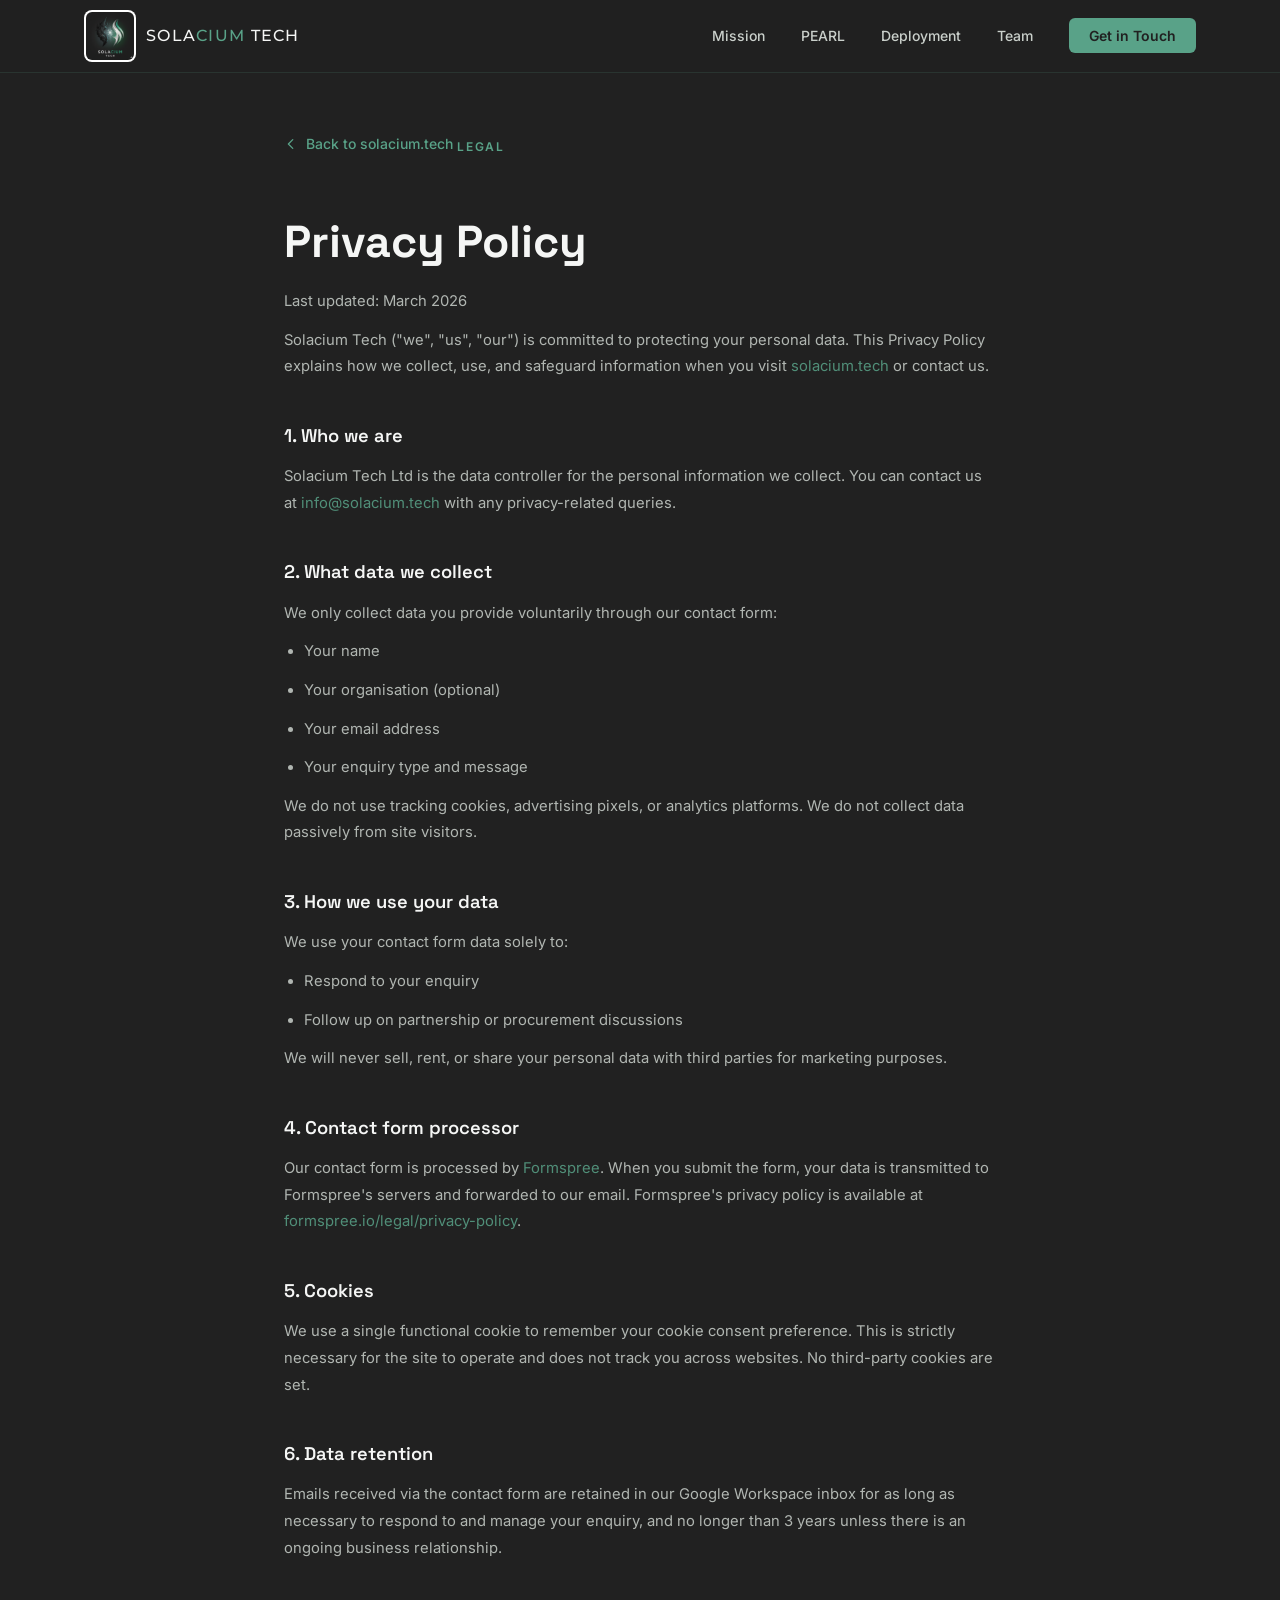
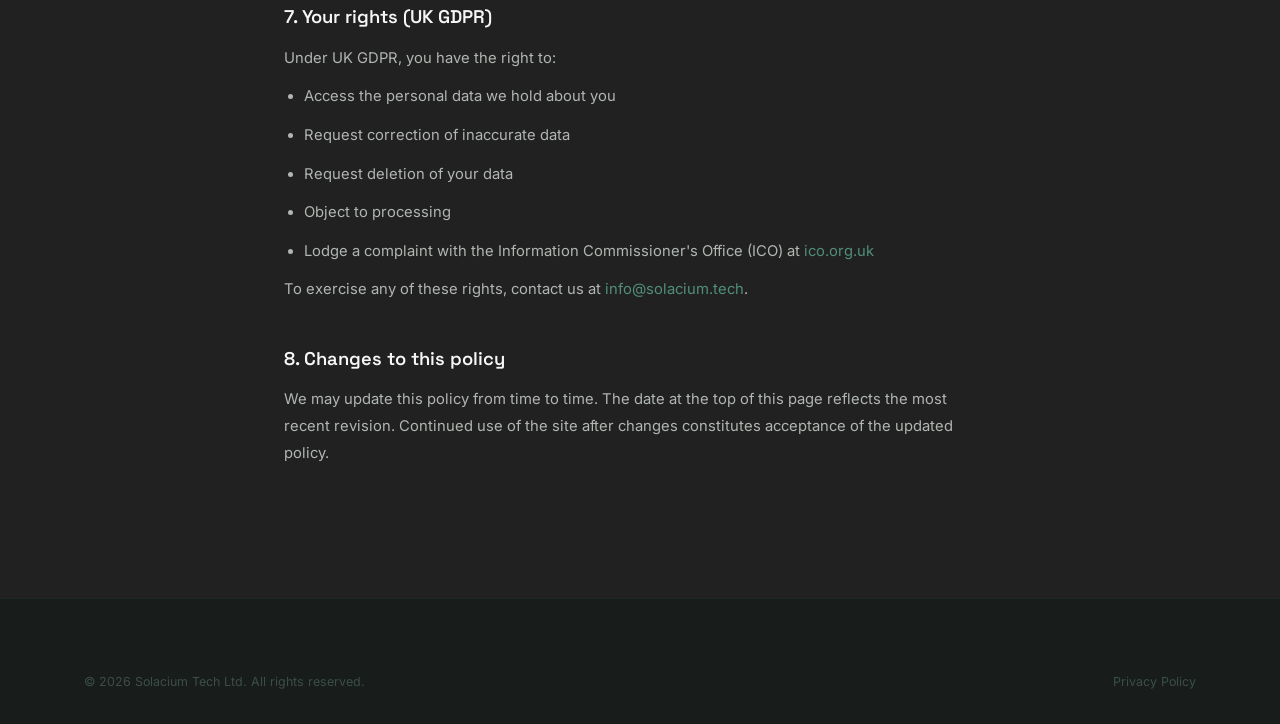
<file: privacy.html>
<!DOCTYPE html>
<html lang="en">
<head>
  <meta charset="UTF-8" />
  <meta name="viewport" content="width=device-width, initial-scale=1.0" />
  <title>Privacy Policy — Solacium Tech</title>
  <meta name="description" content="Privacy Policy for Solacium Tech." />
  <link rel="canonical" href="https://solacium.tech/privacy.html" />
  <link rel="icon" href="assets/images/favicon.svg" type="image/svg+xml" />
  <link rel="preconnect" href="https://fonts.googleapis.com" />
  <link rel="preconnect" href="https://fonts.gstatic.com" crossorigin />
  <link href="https://fonts.googleapis.com/css2?family=Inter:wght@300;400;500;600;700&family=Montserrat:wght@500;600;700&family=Space+Grotesk:wght@400;500;600;700&display=swap" rel="stylesheet" />
  <link rel="stylesheet" href="style.css" />
  <style>
    .privacy-page {
      padding: calc(var(--nav-height) + 60px) 0 120px;
      background: var(--dark);
      min-height: 100vh;
    }
    .privacy-page .container { max-width: 760px; }
    .privacy-page h1 {
      font-family: var(--font-heading);
      font-size: clamp(2rem, 4vw, 2.8rem);
      font-weight: 700;
      color: var(--white);
      margin-bottom: 8px;
    }
    .privacy-meta {
      font-size: 0.82rem;
      color: var(--teal);
      margin-bottom: 56px;
    }
    .privacy-page h2 {
      font-family: var(--font-heading);
      font-size: 1.15rem;
      font-weight: 600;
      color: var(--white);
      margin: 40px 0 12px;
    }
    .privacy-page p, .privacy-page li {
      font-size: 0.925rem;
      color: var(--mist);
      opacity: 0.85;
      line-height: 1.8;
      margin-bottom: 12px;
    }
    .privacy-page ul {
      padding-left: 20px;
      margin-bottom: 12px;
    }
    .privacy-page a { color: var(--green); }
    .privacy-page a:hover { opacity: 0.8; }
    .back-link {
      display: inline-flex;
      align-items: center;
      gap: 8px;
      color: var(--green);
      font-size: 0.875rem;
      font-weight: 500;
      margin-bottom: 48px;
      transition: opacity 0.2s;
    }
    .back-link:hover { opacity: 0.7; }
  </style>
</head>
<body>

  <nav class="nav scrolled" id="nav">
    <div class="nav-inner">
      <a href="index.html" class="nav-logo">
        <img src="assets/images/Gemini_Generated_Image_laba7klaba7klaba.png" alt="Solacium Tech" class="nav-logo-img" />
        <span class="nav-logo-text">SOLA<span class="accent">CIUM</span> <span class="nav-logo-tech">TECH</span></span>
      </a>
      <ul class="nav-links">
        <li><a href="index.html#mission">Mission</a></li>
        <li><a href="index.html#pearl">PEARL</a></li>
        <li><a href="index.html#deployment">Deployment</a></li>
        <li><a href="index.html#team">Team</a></li>
        <li><a href="index.html#contact" class="nav-cta">Get in Touch</a></li>
      </ul>
    </div>
  </nav>

  <main class="privacy-page">
    <div class="container">
      <a href="index.html" class="back-link">
        <svg viewBox="0 0 16 16" fill="none" width="14" height="14">
          <path d="M10 3L5 8l5 5" stroke="currentColor" stroke-width="1.5" stroke-linecap="round" stroke-linejoin="round"/>
        </svg>
        Back to solacium.tech
      </a>

      <span class="section-label">Legal</span>
      <h1>Privacy Policy</h1>
      <p class="privacy-meta">Last updated: March 2026</p>

      <p>Solacium Tech ("we", "us", "our") is committed to protecting your personal data. This Privacy Policy explains how we collect, use, and safeguard information when you visit <a href="https://solacium.tech">solacium.tech</a> or contact us.</p>

      <h2>1. Who we are</h2>
      <p>Solacium Tech Ltd is the data controller for the personal information we collect. You can contact us at <a href="mailto:info@solacium.tech">info@solacium.tech</a> with any privacy-related queries.</p>

      <h2>2. What data we collect</h2>
      <p>We only collect data you provide voluntarily through our contact form:</p>
      <ul>
        <li>Your name</li>
        <li>Your organisation (optional)</li>
        <li>Your email address</li>
        <li>Your enquiry type and message</li>
      </ul>
      <p>We do not use tracking cookies, advertising pixels, or analytics platforms. We do not collect data passively from site visitors.</p>

      <h2>3. How we use your data</h2>
      <p>We use your contact form data solely to:</p>
      <ul>
        <li>Respond to your enquiry</li>
        <li>Follow up on partnership or procurement discussions</li>
      </ul>
      <p>We will never sell, rent, or share your personal data with third parties for marketing purposes.</p>

      <h2>4. Contact form processor</h2>
      <p>Our contact form is processed by <a href="https://formspree.io" target="_blank" rel="noopener">Formspree</a>. When you submit the form, your data is transmitted to Formspree's servers and forwarded to our email. Formspree's privacy policy is available at <a href="https://formspree.io/legal/privacy-policy" target="_blank" rel="noopener">formspree.io/legal/privacy-policy</a>.</p>

      <h2>5. Cookies</h2>
      <p>We use a single functional cookie to remember your cookie consent preference. This is strictly necessary for the site to operate and does not track you across websites. No third-party cookies are set.</p>

      <h2>6. Data retention</h2>
      <p>Emails received via the contact form are retained in our Google Workspace inbox for as long as necessary to respond to and manage your enquiry, and no longer than 3 years unless there is an ongoing business relationship.</p>

      <h2>7. Your rights (UK GDPR)</h2>
      <p>Under UK GDPR, you have the right to:</p>
      <ul>
        <li>Access the personal data we hold about you</li>
        <li>Request correction of inaccurate data</li>
        <li>Request deletion of your data</li>
        <li>Object to processing</li>
        <li>Lodge a complaint with the Information Commissioner's Office (ICO) at <a href="https://ico.org.uk" target="_blank" rel="noopener">ico.org.uk</a></li>
      </ul>
      <p>To exercise any of these rights, contact us at <a href="mailto:info@solacium.tech">info@solacium.tech</a>.</p>

      <h2>8. Changes to this policy</h2>
      <p>We may update this policy from time to time. The date at the top of this page reflects the most recent revision. Continued use of the site after changes constitutes acceptance of the updated policy.</p>
    </div>
  </main>

  <footer class="footer">
    <div class="container">
      <div class="footer-bottom" style="border-top: none; padding-top: 0;">
        <p>© 2026 Solacium Tech Ltd. All rights reserved.</p>
        <a href="privacy.html" style="font-size: 0.78rem; color: var(--teal); opacity: 0.6;">Privacy Policy</a>
      </div>
    </div>
  </footer>

</body>
</html>
</file>
<file: style.css>
/* ============================================================
   SOLACIUM TECH — Main Stylesheet
   Colour palette:
     --dark:    #212121
     --forest:  #2a3631
     --teal:    #536f68
     --mist:    #cad0cb
     --green:   #59a288
   ============================================================ */

*, *::before, *::after {
  box-sizing: border-box;
  margin: 0;
  padding: 0;
}

:root {
  --dark:    #212121;
  --forest:  #2a3631;
  --teal:    #536f68;
  --mist:    #cad0cb;
  --green:   #59a288;
  --white:   #f5f6f5;

  --font-heading: 'Space Grotesk', sans-serif;
  --font-body:    'Inter', sans-serif;

  --radius-sm:  6px;
  --radius-md:  12px;
  --radius-lg:  20px;

  --nav-height: 72px;
  --section-gap: 120px;
}

html {
  scroll-behavior: smooth;
  font-size: 16px;
}

body {
  font-family: var(--font-body);
  background-color: var(--dark);
  color: var(--mist);
  line-height: 1.7;
  overflow-x: hidden;
}

a {
  color: inherit;
  text-decoration: none;
}

img {
  max-width: 100%;
  display: block;
}

/* ── Utilities ────────────────────────────────────── */

.container {
  width: 100%;
  max-width: 1160px;
  margin: 0 auto;
  padding: 0 24px;
}

.accent {
  color: var(--green);
}

.section-label {
  display: inline-block;
  font-size: 0.75rem;
  font-weight: 600;
  letter-spacing: 0.15em;
  text-transform: uppercase;
  color: var(--green);
  margin-bottom: 16px;
}

.btn {
  display: inline-flex;
  align-items: center;
  justify-content: center;
  padding: 14px 28px;
  border-radius: var(--radius-sm);
  font-family: var(--font-heading);
  font-size: 0.9rem;
  font-weight: 600;
  letter-spacing: 0.03em;
  cursor: pointer;
  transition: all 0.25s ease;
  border: none;
  text-decoration: none;
  white-space: nowrap;
}

.btn-primary {
  background: var(--green);
  color: var(--dark);
}

.btn-primary:hover {
  background: #6ab89a;
  transform: translateY(-1px);
  box-shadow: 0 8px 24px rgba(89, 162, 136, 0.35);
}

.btn-ghost {
  background: transparent;
  color: var(--mist);
  border: 1.5px solid var(--teal);
}

.btn-ghost:hover {
  border-color: var(--green);
  color: var(--green);
  transform: translateY(-1px);
}

.btn-full {
  width: 100%;
}

/* ── Navigation ───────────────────────────────────── */

.nav {
  position: fixed;
  top: 0;
  left: 0;
  right: 0;
  z-index: 100;
  height: var(--nav-height);
  transition: background 0.3s ease, box-shadow 0.3s ease;
}

.nav.scrolled {
  background: rgba(33, 33, 33, 0.95);
  backdrop-filter: blur(12px);
  -webkit-backdrop-filter: blur(12px);
  box-shadow: 0 1px 0 rgba(89, 162, 136, 0.15);
}

.nav-inner {
  max-width: 1160px;
  margin: 0 auto;
  padding: 0 24px;
  height: 100%;
  display: flex;
  align-items: center;
  justify-content: space-between;
}

.nav-logo {
  display: flex;
  align-items: center;
  gap: 10px;
  font-family: 'Montserrat', sans-serif;
  font-weight: 500;
  font-size: 1rem;
  letter-spacing: 0.08em;
  color: var(--white);
}

.nav-logo-tech {
  color: var(--white);
}

.nav-logo-img {
  width: 52px;
  height: 52px;
  object-fit: contain;
  border-radius: 8px;
  background: #ffffff;
  padding: 2px;
}

.nav-links {
  display: flex;
  align-items: center;
  gap: 36px;
  list-style: none;
}

.nav-links a {
  font-size: 0.875rem;
  font-weight: 500;
  color: var(--mist);
  transition: color 0.2s;
}

.nav-links a:hover {
  color: var(--green);
}

.nav-cta {
  background: var(--green) !important;
  color: var(--dark) !important;
  padding: 9px 20px;
  border-radius: var(--radius-sm);
  font-weight: 600 !important;
  transition: background 0.2s, transform 0.2s !important;
}

.nav-cta:hover {
  background: #6ab89a !important;
  transform: translateY(-1px) !important;
}

.nav-hamburger {
  display: none;
  flex-direction: column;
  gap: 5px;
  background: none;
  border: none;
  cursor: pointer;
  padding: 4px;
}

.nav-hamburger span {
  display: block;
  width: 24px;
  height: 2px;
  background: var(--mist);
  border-radius: 2px;
  transition: all 0.3s;
}

.nav-mobile {
  display: none;
  flex-direction: column;
  background: rgba(33, 33, 33, 0.98);
  backdrop-filter: blur(12px);
  padding: 16px 24px 24px;
  gap: 4px;
  border-bottom: 1px solid rgba(89, 162, 136, 0.2);
}

.nav-mobile.open {
  display: flex;
}

.nav-mobile a {
  padding: 12px 0;
  font-size: 0.95rem;
  font-weight: 500;
  color: var(--mist);
  border-bottom: 1px solid rgba(255,255,255,0.06);
  transition: color 0.2s;
}

.nav-mobile a:hover {
  color: var(--green);
}

/* ── Hero ─────────────────────────────────────────── */

.hero {
  position: relative;
  min-height: 100vh;
  display: flex;
  align-items: center;
  overflow: hidden;
  padding: var(--nav-height) 24px 80px;
}

.radar-canvas {
  position: absolute;
  top: 0;
  left: 0;
  width: 100%;
  height: 100%;
  opacity: 0.18;
}

.hero-content {
  position: relative;
  z-index: 2;
  max-width: 720px;
  margin: 0 auto;
  text-align: center;
}

.hero-badge {
  display: inline-flex;
  align-items: center;
  gap: 8px;
  background: rgba(89, 162, 136, 0.12);
  border: 1px solid rgba(89, 162, 136, 0.35);
  color: var(--green);
  font-size: 0.78rem;
  font-weight: 600;
  letter-spacing: 0.12em;
  text-transform: uppercase;
  padding: 7px 16px;
  border-radius: 100px;
  margin-bottom: 32px;
  animation: fadeInDown 0.8s ease both;
}

.hero-badge::before {
  content: '';
  width: 6px;
  height: 6px;
  background: var(--green);
  border-radius: 50%;
  animation: pulse 2s infinite;
}

@keyframes pulse {
  0%, 100% { opacity: 1; transform: scale(1); }
  50%       { opacity: 0.5; transform: scale(1.4); }
}

.hero-headline {
  font-family: var(--font-heading);
  font-size: clamp(2.8rem, 6vw, 5rem);
  font-weight: 700;
  line-height: 1.08;
  color: var(--white);
  margin-bottom: 24px;
  animation: fadeInUp 0.8s ease 0.1s both;
}

.hero-highlight {
  color: var(--green);
  position: relative;
}

.hero-sub {
  font-size: clamp(1rem, 2vw, 1.15rem);
  color: var(--teal);
  max-width: 560px;
  margin: 0 auto 40px;
  line-height: 1.75;
  animation: fadeInUp 0.8s ease 0.2s both;
}

.hero-actions {
  display: flex;
  gap: 16px;
  justify-content: center;
  flex-wrap: wrap;
  animation: fadeInUp 0.8s ease 0.3s both;
}

.hero-scroll {
  position: absolute;
  bottom: 32px;
  left: 50%;
  transform: translateX(-50%);
  display: flex;
  flex-direction: column;
  align-items: center;
  gap: 8px;
  font-size: 0.7rem;
  letter-spacing: 0.15em;
  text-transform: uppercase;
  color: var(--teal);
  opacity: 0.6;
  animation: fadeIn 1.5s ease 1s both;
}

.scroll-line {
  width: 1px;
  height: 40px;
  background: linear-gradient(to bottom, var(--teal), transparent);
  animation: scrollBounce 2s ease-in-out infinite;
}

@keyframes scrollBounce {
  0%, 100% { transform: scaleY(1); transform-origin: top; }
  50%       { transform: scaleY(0.6); transform-origin: top; }
}

/* ── Mission ──────────────────────────────────────── */

.mission {
  padding: var(--section-gap) 0;
  background: linear-gradient(180deg, var(--dark) 0%, var(--forest) 100%);
}

.mission-grid {
  display: grid;
  grid-template-columns: 1fr 1fr;
  gap: 80px;
  align-items: center;
}

.mission-text h2 {
  font-family: var(--font-heading);
  font-size: clamp(2rem, 4vw, 3rem);
  font-weight: 700;
  line-height: 1.15;
  color: var(--white);
  margin-bottom: 24px;
}

.mission-text p {
  color: var(--mist);
  opacity: 0.85;
  margin-bottom: 16px;
  font-size: 0.975rem;
}

.mission-stats {
  display: grid;
  grid-template-columns: 1fr 1fr;
  gap: 16px;
}

.stat-card {
  background: rgba(255,255,255,0.03);
  border: 1px solid rgba(89, 162, 136, 0.15);
  border-radius: var(--radius-md);
  padding: 24px 20px;
  transition: border-color 0.3s, transform 0.3s;
}

.stat-card:hover {
  border-color: rgba(89, 162, 136, 0.4);
  transform: translateY(-2px);
}

.stat-card--wide {
  grid-column: 1 / -1;
}

.stat-number {
  font-family: var(--font-heading);
  font-size: 2.4rem;
  font-weight: 700;
  color: var(--green);
  line-height: 1;
  margin-bottom: 8px;
}

.stat-label {
  font-size: 0.82rem;
  color: var(--teal);
  line-height: 1.5;
}

/* ── PEARL ────────────────────────────────────────── */

.pearl {
  padding: var(--section-gap) 0;
  background: var(--forest);
}

.pearl-header {
  text-align: center;
  margin-bottom: 72px;
}

.pearl-header h2 {
  font-family: var(--font-heading);
  font-size: clamp(2.2rem, 4.5vw, 3.5rem);
  font-weight: 700;
  color: var(--white);
  margin-bottom: 8px;
}

.pearl-subtitle {
  font-size: 0.95rem;
  color: var(--teal);
  letter-spacing: 0.05em;
}

.pearl-showcase {
  display: grid;
  grid-template-columns: 1fr 1.4fr;
  gap: 80px;
  align-items: center;
}

/* Pearl device animation */

.pearl-visual {
  display: flex;
  flex-direction: column;
  align-items: center;
  gap: 20px;
}

.pearl-device {
  position: relative;
  width: 260px;
  height: 260px;
  display: flex;
  align-items: center;
  justify-content: center;
}

.pearl-ring {
  position: absolute;
  border-radius: 50%;
  border: 1px solid rgba(89, 162, 136, 0.3);
  animation: pearlPulse 3s ease-in-out infinite;
}

.pearl-ring--1 { width: 260px; height: 260px; animation-delay: 0s; }
.pearl-ring--2 { width: 190px; height: 190px; animation-delay: 0.5s; border-color: rgba(89, 162, 136, 0.5); }
.pearl-ring--3 { width: 120px; height: 120px; animation-delay: 1s; border-color: rgba(89, 162, 136, 0.7); }

@keyframes pearlPulse {
  0%, 100% { opacity: 0.4; transform: scale(1); }
  50%       { opacity: 0.8; transform: scale(1.03); }
}

.pearl-core {
  width: 72px;
  height: 72px;
  background: rgba(89, 162, 136, 0.1);
  border: 1.5px solid var(--green);
  border-radius: 50%;
  display: flex;
  align-items: center;
  justify-content: center;
  position: relative;
  z-index: 2;
}

.pearl-icon {
  width: 44px;
  height: 44px;
}

.pearl-label-tag {
  font-size: 0.78rem;
  letter-spacing: 0.12em;
  text-transform: uppercase;
  color: var(--green);
  font-weight: 600;
  background: rgba(89, 162, 136, 0.1);
  border: 1px solid rgba(89, 162, 136, 0.25);
  padding: 6px 16px;
  border-radius: 100px;
}

.pearl-description {
  font-size: 0.975rem;
  color: var(--mist);
  opacity: 0.85;
  margin-bottom: 20px;
  line-height: 1.75;
}

.pearl-features {
  display: flex;
  flex-direction: column;
  gap: 24px;
  margin-top: 32px;
}

.feature {
  display: flex;
  gap: 16px;
  align-items: flex-start;
}

.feature-icon {
  width: 40px;
  height: 40px;
  min-width: 40px;
  background: rgba(89, 162, 136, 0.1);
  border: 1px solid rgba(89, 162, 136, 0.25);
  border-radius: var(--radius-sm);
  display: flex;
  align-items: center;
  justify-content: center;
  color: var(--green);
}

.feature-icon svg {
  width: 18px;
  height: 18px;
}

.feature h4 {
  font-family: var(--font-heading);
  font-size: 0.9rem;
  font-weight: 600;
  color: var(--white);
  margin-bottom: 4px;
}

.feature p {
  font-size: 0.84rem;
  color: var(--teal);
  line-height: 1.6;
}

/* ── Deployment ───────────────────────────────────── */

.deployment {
  padding: var(--section-gap) 0;
  background: var(--dark);
}

.deployment h2 {
  font-family: var(--font-heading);
  font-size: clamp(2rem, 4vw, 2.8rem);
  font-weight: 700;
  color: var(--white);
  margin-bottom: 56px;
  line-height: 1.2;
  margin-top: 16px;
}

.deployment-grid {
  display: grid;
  grid-template-columns: repeat(3, 1fr);
  gap: 24px;
  margin-bottom: 72px;
}

.deploy-card {
  background: rgba(42, 54, 49, 0.4);
  border: 1px solid rgba(89, 162, 136, 0.15);
  border-radius: var(--radius-lg);
  padding: 36px 28px;
  position: relative;
  transition: border-color 0.3s, transform 0.3s;
}

.deploy-card:hover {
  border-color: rgba(89, 162, 136, 0.4);
  transform: translateY(-4px);
}

.deploy-card--featured {
  border-color: rgba(89, 162, 136, 0.4);
  background: rgba(89, 162, 136, 0.06);
}

.deploy-badge {
  position: absolute;
  top: -12px;
  left: 28px;
  background: var(--green);
  color: var(--dark);
  font-size: 0.72rem;
  font-weight: 700;
  letter-spacing: 0.08em;
  text-transform: uppercase;
  padding: 4px 12px;
  border-radius: 100px;
}

.deploy-icon {
  width: 56px;
  height: 56px;
  margin-bottom: 20px;
}

.deploy-icon svg {
  width: 100%;
  height: 100%;
}

.deploy-card h3 {
  font-family: var(--font-heading);
  font-size: 1.1rem;
  font-weight: 600;
  color: var(--white);
  margin-bottom: 12px;
}

.deploy-card p {
  font-size: 0.875rem;
  color: var(--teal);
  line-height: 1.65;
}

.deploy-status {
  display: inline-block;
  margin-top: 16px;
  font-size: 0.72rem;
  font-weight: 600;
  letter-spacing: 0.08em;
  text-transform: uppercase;
  color: var(--green);
  opacity: 0.7;
  border: 1px solid currentColor;
  padding: 3px 10px;
  border-radius: 100px;
}

/* Who For */

.who-for {
  padding-top: 56px;
  border-top: 1px solid rgba(89, 162, 136, 0.1);
}

.who-for h3 {
  font-family: var(--font-heading);
  font-size: 1.3rem;
  font-weight: 600;
  color: var(--white);
  margin-bottom: 28px;
}

.audience-grid {
  display: grid;
  grid-template-columns: repeat(3, 1fr);
  gap: 16px;
}

.audience-item {
  display: flex;
  align-items: center;
  gap: 12px;
  font-size: 0.875rem;
  color: var(--mist);
}

.audience-dot {
  width: 6px;
  height: 6px;
  min-width: 6px;
  background: var(--green);
  border-radius: 50%;
}

/* ── Story ────────────────────────────────────────── */

.story {
  padding: var(--section-gap) 0;
  background: linear-gradient(180deg, var(--dark) 0%, var(--forest) 100%);
}

.story-grid {
  display: grid;
  grid-template-columns: 1fr 2fr;
  gap: 80px;
  align-items: start;
}

.story-visual {
  position: relative;
  display: flex;
  align-items: center;
  justify-content: center;
  padding-top: 40px;
}

.story-quote-mark {
  font-family: var(--font-heading);
  font-size: 18rem;
  line-height: 0.8;
  color: var(--green);
  opacity: 0.08;
  user-select: none;
  font-weight: 900;
}

.story-text h2 {
  font-family: var(--font-heading);
  font-size: clamp(1.8rem, 3.5vw, 2.6rem);
  font-weight: 700;
  color: var(--white);
  margin-bottom: 28px;
  line-height: 1.2;
}

.story-text p {
  font-size: 0.975rem;
  color: var(--mist);
  opacity: 0.85;
  line-height: 1.8;
  margin-bottom: 20px;
}

.story-pilot {
  display: flex;
  gap: 20px;
  align-items: flex-start;
  background: rgba(89, 162, 136, 0.08);
  border: 1px solid rgba(89, 162, 136, 0.2);
  border-radius: var(--radius-md);
  padding: 24px;
  margin-top: 36px;
}

.pilot-dot {
  width: 10px;
  height: 10px;
  min-width: 10px;
  background: var(--green);
  border-radius: 50%;
  margin-top: 5px;
  animation: pulse 2s infinite;
}

.story-pilot strong {
  display: block;
  font-family: var(--font-heading);
  font-size: 0.9rem;
  color: var(--white);
  margin-bottom: 6px;
}

.story-pilot p {
  font-size: 0.84rem;
  color: var(--teal);
  margin: 0;
  opacity: 1;
}

/* ── Why / Comparison ─────────────────────────────── */

.why {
  padding: var(--section-gap) 0;
  background: var(--dark);
}

.why-header {
  margin-bottom: 48px;
}

.why-header h2 {
  font-family: var(--font-heading);
  font-size: clamp(2rem, 4vw, 2.8rem);
  font-weight: 700;
  color: var(--white);
  margin-top: 12px;
}

.comparison-table {
  border: 1px solid rgba(89, 162, 136, 0.2);
  border-radius: var(--radius-lg);
  overflow: hidden;
}

.comparison-row {
  display: grid;
  grid-template-columns: 2fr 1.5fr 1.5fr;
  padding: 0;
  border-bottom: 1px solid rgba(89, 162, 136, 0.08);
}

.comparison-row:last-child {
  border-bottom: none;
}

.comparison-row > div {
  padding: 18px 24px;
  font-size: 0.9rem;
  display: flex;
  align-items: center;
  gap: 8px;
}

.comparison-row--header > div {
  background: rgba(42, 54, 49, 0.6);
  font-size: 0.75rem;
  font-weight: 700;
  letter-spacing: 0.1em;
  text-transform: uppercase;
  color: var(--teal);
  padding: 14px 24px;
}

.comparison-row:not(.comparison-row--header) > div:first-child {
  font-weight: 500;
  color: var(--mist);
}

.col-them {
  background: rgba(255,255,255,0.02);
}

.col-us {
  background: rgba(89, 162, 136, 0.04);
}

.neg {
  color: var(--teal) !important;
  opacity: 0.7;
}

.neg::before {
  content: '×';
  color: #e06060;
  font-weight: 700;
  min-width: 14px;
}

.pos {
  color: var(--white) !important;
  font-weight: 500;
}

.pos::before {
  content: '✓';
  color: var(--green);
  font-weight: 700;
  min-width: 14px;
}

.mid {
  color: var(--teal) !important;
}

.mid::before {
  content: '~';
  color: #c8a430;
  font-weight: 700;
  min-width: 14px;
}

/* ── Contact ──────────────────────────────────────── */

.contact {
  padding: var(--section-gap) 0;
  background: var(--forest);
}

.contact-grid {
  display: grid;
  grid-template-columns: 1fr 1.3fr;
  gap: 80px;
  align-items: start;
}

.contact-info h2 {
  font-family: var(--font-heading);
  font-size: clamp(1.8rem, 3.5vw, 2.5rem);
  font-weight: 700;
  color: var(--white);
  margin-bottom: 24px;
  line-height: 1.2;
}

.contact-info p {
  font-size: 0.95rem;
  color: var(--mist);
  opacity: 0.8;
  line-height: 1.75;
  margin-bottom: 16px;
}

.contact-email {
  display: inline-flex;
  align-items: center;
  gap: 10px;
  color: var(--green);
  font-weight: 500;
  font-size: 0.95rem;
  margin-top: 24px;
  transition: opacity 0.2s;
}

.contact-email:hover {
  opacity: 0.8;
}

.contact-email svg {
  width: 18px;
  height: 18px;
}

/* Form */

.contact-form {
  background: rgba(255,255,255,0.03);
  border: 1px solid rgba(89, 162, 136, 0.15);
  border-radius: var(--radius-lg);
  padding: 40px;
}

.form-group {
  margin-bottom: 20px;
}

.form-group label {
  display: block;
  font-size: 0.8rem;
  font-weight: 600;
  letter-spacing: 0.05em;
  color: var(--mist);
  margin-bottom: 8px;
}

.form-group input,
.form-group select,
.form-group textarea {
  width: 100%;
  background: rgba(255,255,255,0.04);
  border: 1.5px solid rgba(89, 162, 136, 0.2);
  border-radius: var(--radius-sm);
  padding: 12px 16px;
  color: var(--mist);
  font-family: var(--font-body);
  font-size: 0.9rem;
  transition: border-color 0.2s;
  outline: none;
}

.form-group input::placeholder,
.form-group textarea::placeholder {
  color: rgba(202, 208, 203, 0.3);
}

.form-group input:focus,
.form-group select:focus,
.form-group textarea:focus {
  border-color: var(--green);
}

.form-group select {
  appearance: none;
  -webkit-appearance: none;
  background-image: url("data:image/svg+xml,%3Csvg xmlns='http://www.w3.org/2000/svg' width='12' height='8' viewBox='0 0 12 8'%3E%3Cpath d='M1 1l5 5 5-5' stroke='%23536f68' stroke-width='1.5' fill='none' stroke-linecap='round'/%3E%3C/svg%3E");
  background-repeat: no-repeat;
  background-position: right 16px center;
}

.form-group select option {
  background: var(--forest);
  color: var(--mist);
}

.form-group textarea {
  resize: vertical;
  min-height: 110px;
}

.form-note {
  font-size: 0.78rem;
  color: var(--teal);
  text-align: center;
  margin-top: 14px;
}

/* ── Footer ───────────────────────────────────────── */

.footer {
  background: #181c1a;
  padding: 72px 0 32px;
  border-top: 1px solid rgba(89, 162, 136, 0.1);
}

.footer-grid {
  display: grid;
  grid-template-columns: 2fr 1fr 1.5fr;
  gap: 48px;
  margin-bottom: 48px;
}

.footer-brand p {
  font-size: 0.85rem;
  color: var(--teal);
  margin-top: 12px;
  line-height: 1.6;
  max-width: 280px;
}

.footer-address {
  margin-top: 8px !important;
  font-size: 0.8rem !important;
  opacity: 0.6;
}

.footer-logo {
  display: flex;
  align-items: center;
  gap: 10px;
  font-family: 'Montserrat', sans-serif;
  font-weight: 500;
  font-size: 0.95rem;
  letter-spacing: 0.08em;
  color: var(--white);
  margin-bottom: 4px;
}

.footer-logo-img {
  width: 48px;
  height: 48px;
  object-fit: contain;
  border-radius: 6px;
  background: #ffffff;
  padding: 2px;
}

.footer-links,
.footer-contact-info {
  display: flex;
  flex-direction: column;
  gap: 10px;
}

.footer-links h4,
.footer-contact-info h4 {
  font-family: var(--font-heading);
  font-size: 0.75rem;
  font-weight: 700;
  letter-spacing: 0.12em;
  text-transform: uppercase;
  color: var(--green);
  margin-bottom: 6px;
}

.footer-links a,
.footer-contact-info a {
  font-size: 0.875rem;
  color: var(--teal);
  transition: color 0.2s;
}

.footer-links a:hover,
.footer-contact-info a:hover {
  color: var(--green);
}

.footer-note {
  font-size: 0.8rem;
  color: var(--teal);
  opacity: 0.6;
  line-height: 1.5;
}

.footer-bottom {
  padding-top: 28px;
  border-top: 1px solid rgba(255,255,255,0.05);
  display: flex;
  justify-content: space-between;
  align-items: center;
  flex-wrap: wrap;
  gap: 12px;
}

.footer-bottom p {
  font-size: 0.78rem;
  color: var(--teal);
  opacity: 0.6;
}

.footer-disclaimer {
  font-style: italic;
}

/* ── Animations ───────────────────────────────────── */

@keyframes fadeIn {
  from { opacity: 0; }
  to   { opacity: 1; }
}

@keyframes fadeInDown {
  from { opacity: 0; transform: translateY(-16px); }
  to   { opacity: 1; transform: translateY(0); }
}

@keyframes fadeInUp {
  from { opacity: 0; transform: translateY(24px); }
  to   { opacity: 1; transform: translateY(0); }
}

.reveal {
  opacity: 0;
  transform: translateY(32px);
  transition: opacity 0.7s ease, transform 0.7s ease;
}

.reveal.visible {
  opacity: 1;
  transform: none;
}

/* ── Responsive ───────────────────────────────────── */

@media (max-width: 960px) {
  :root { --section-gap: 80px; }

  .nav-links { display: none; }
  .nav-hamburger { display: flex; }

  .mission-grid,
  .pearl-showcase,
  .story-grid,
  .contact-grid {
    grid-template-columns: 1fr;
    gap: 48px;
  }

  .deployment-grid {
    grid-template-columns: 1fr;
  }

  .audience-grid {
    grid-template-columns: 1fr 1fr;
  }

  .mission-stats {
    grid-template-columns: 1fr 1fr;
  }

  .comparison-row {
    grid-template-columns: 1fr;
  }

  .comparison-row > div {
    padding: 12px 20px;
  }

  .comparison-row--header .col-them,
  .comparison-row--header .col-us {
    display: none;
  }

  .col-them::before,
  .col-us::before {
    display: block;
    font-size: 0.7rem;
    text-transform: uppercase;
    letter-spacing: 0.08em;
    opacity: 0.6;
    margin-bottom: 2px;
  }

  .col-them { order: 2; }
  .col-us   { order: 1; }

  .col-them::before { content: 'Others: '; color: var(--teal); font-size: 0.7rem; }
  .col-us::before   { content: 'PEARL: '; color: var(--green); font-size: 0.7rem; }

  .footer-grid {
    grid-template-columns: 1fr 1fr;
  }

  .story-visual {
    display: none;
  }
}

@media (max-width: 600px) {
  :root { --section-gap: 60px; }

  .hero-actions {
    flex-direction: column;
    align-items: center;
  }

  .btn { width: 100%; max-width: 320px; }

  .mission-stats,
  .audience-grid {
    grid-template-columns: 1fr;
  }

  .contact-form {
    padding: 24px 20px;
  }

  .footer-grid {
    grid-template-columns: 1fr;
    gap: 32px;
  }

  .footer-bottom {
    flex-direction: column;
    align-items: flex-start;
  }

  .steps {
    flex-direction: column;
  }

  .step-connector {
    transform: rotate(90deg);
    margin: 0 auto;
  }

  .team-grid {
    grid-template-columns: 1fr;
  }
}

/* ── Network Map ──────────────────────────────────── */

.network-map {
  padding: var(--section-gap) 0 0;
  background: var(--dark);
  overflow: hidden;
}

.network-header {
  text-align: center;
  margin-bottom: 48px;
}

.network-header h2 {
  font-family: var(--font-heading);
  font-size: clamp(2rem, 4vw, 2.8rem);
  font-weight: 700;
  color: var(--white);
  margin-top: 12px;
  line-height: 1.2;
}

.network-subtitle {
  font-size: 0.975rem;
  color: var(--teal);
  max-width: 520px;
  margin: 16px auto 0;
  line-height: 1.7;
}

.network-viz-wrap {
  width: 100%;
  max-width: 960px;
  margin: 0 auto;
  padding: 0 16px;
}

.network-svg {
  width: 100%;
  height: auto;
  display: block;
}

/* Map base */
.map-region {
  fill: rgba(42, 54, 49, 0.35);
  stroke: rgba(89, 162, 136, 0.12);
  stroke-width: 1;
}

.map-grid {
  stroke: rgba(89, 162, 136, 0.06);
  stroke-width: 0.5;
}

/* Coverage zones */
.coverage-zone {
  fill: rgba(89, 162, 136, 0.055);
  stroke: rgba(89, 162, 136, 0.15);
  stroke-width: 0.5;
  animation: coveragePulse 4s ease-in-out infinite;
}

@keyframes coveragePulse {
  0%, 100% { opacity: 0.8; }
  50%       { opacity: 0.4; }
}

/* Network lines */
.net-line {
  stroke: var(--green);
  stroke-width: 0.8;
  stroke-dasharray: 5 6;
  stroke-linecap: round;
  opacity: 0.5;
  animation: flowLine 2.4s linear infinite;
}

.net-line--secondary {
  stroke: var(--teal);
  opacity: 0.25;
  stroke-dasharray: 3 8;
  animation-duration: 3.5s;
}

@keyframes flowLine {
  from { stroke-dashoffset: 44; }
  to   { stroke-dashoffset: 0; }
}

/* Nodes */
.node-pulse {
  fill: rgba(89, 162, 136, 0.12);
  stroke: rgba(89, 162, 136, 0.2);
  stroke-width: 0.5;
  transform-origin: center;
  animation: nodePulse 3s ease-in-out infinite;
}

.node-ring {
  fill: rgba(89, 162, 136, 0.08);
  stroke: var(--green);
  stroke-width: 1;
  animation: nodeRing 3s ease-in-out infinite;
}

.node-core {
  fill: rgba(33, 33, 33, 0.9);
  stroke: var(--green);
  stroke-width: 1.5;
}

.node-dot {
  fill: var(--green);
}

.pearl-node--centre .node-dot {
  fill: var(--white);
}

.pearl-node--centre .node-core {
  stroke-width: 2;
}

@keyframes nodePulse {
  0%, 100% { opacity: 0.6; transform: scale(1); }
  50%       { opacity: 0.15; transform: scale(1.5); }
}

@keyframes nodeRing {
  0%, 100% { opacity: 0.8; }
  50%       { opacity: 0.3; }
}

/* Node labels */
.node-label {
  font-family: var(--font-body);
  font-size: 8px;
  font-weight: 600;
  fill: var(--teal);
  text-anchor: middle;
  letter-spacing: 0.08em;
  text-transform: uppercase;
  opacity: 0.7;
}

.node-label--centre {
  fill: var(--green);
  opacity: 0.9;
}

/* Network stats bar */
.network-stats {
  display: flex;
  align-items: center;
  justify-content: center;
  gap: 0;
  background: rgba(42, 54, 49, 0.4);
  border: 1px solid rgba(89, 162, 136, 0.15);
  border-radius: var(--radius-lg);
  padding: 28px 40px;
  margin: 32px 0 var(--section-gap);
  flex-wrap: wrap;
}

.nstat {
  display: flex;
  flex-direction: column;
  align-items: center;
  gap: 4px;
  padding: 0 40px;
}

.nstat-num {
  font-family: var(--font-heading);
  font-size: 1.8rem;
  font-weight: 700;
  color: var(--green);
  line-height: 1;
}

.nstat-label {
  font-size: 0.75rem;
  color: var(--teal);
  letter-spacing: 0.05em;
  text-align: center;
}

.nstat-divider {
  width: 1px;
  height: 40px;
  background: rgba(89, 162, 136, 0.15);
  flex-shrink: 0;
}

@media (max-width: 640px) {
  .network-stats {
    gap: 20px;
    padding: 24px 20px;
  }
  .nstat { padding: 0 12px; }
  .nstat-divider { display: none; }
  .nstat-num { font-size: 1.4rem; }
}

/* ── How It Works ─────────────────────────────────── */

.how-it-works {
  padding: var(--section-gap) 0;
  background: var(--forest);
}

.how-header {
  text-align: center;
  margin-bottom: 64px;
}

.how-header h2 {
  font-family: var(--font-heading);
  font-size: clamp(2rem, 4vw, 2.8rem);
  font-weight: 700;
  color: var(--white);
  margin-top: 12px;
  line-height: 1.2;
}

.steps {
  display: flex;
  align-items: flex-start;
  gap: 0;
}

.step {
  flex: 1;
  text-align: center;
  padding: 0 24px;
  position: relative;
}

.step-number {
  font-family: var(--font-heading);
  font-size: 0.7rem;
  font-weight: 700;
  letter-spacing: 0.2em;
  color: var(--green);
  opacity: 0.6;
  margin-bottom: 20px;
}

.step-icon {
  width: 80px;
  height: 80px;
  margin: 0 auto 24px;
  background: rgba(89, 162, 136, 0.06);
  border: 1px solid rgba(89, 162, 136, 0.2);
  border-radius: 50%;
  display: flex;
  align-items: center;
  justify-content: center;
  transition: border-color 0.3s, background 0.3s;
}

.step:hover .step-icon {
  border-color: rgba(89, 162, 136, 0.5);
  background: rgba(89, 162, 136, 0.1);
}

.step-icon svg {
  width: 44px;
  height: 44px;
}

.step h3 {
  font-family: var(--font-heading);
  font-size: 1.1rem;
  font-weight: 600;
  color: var(--white);
  margin-bottom: 12px;
}

.step p {
  font-size: 0.875rem;
  color: var(--teal);
  line-height: 1.65;
  max-width: 260px;
  margin: 0 auto;
}

.step-connector {
  display: flex;
  flex-direction: column;
  align-items: center;
  justify-content: center;
  padding-top: 52px;
  flex-shrink: 0;
  width: 60px;
  gap: 4px;
  opacity: 0.5;
}

.connector-line {
  width: 100%;
  height: 1px;
  background: linear-gradient(to right, var(--green), var(--teal));
}

.connector-arrow svg {
  width: 16px;
  height: 16px;
}

/* ── Meet the Team ────────────────────────────────── */

.team {
  padding: var(--section-gap) 0;
  background: linear-gradient(180deg, var(--dark) 0%, var(--forest) 100%);
}

.team-header {
  margin-bottom: 56px;
}

.team-header h2 {
  font-family: var(--font-heading);
  font-size: clamp(2rem, 4vw, 2.8rem);
  font-weight: 700;
  color: var(--white);
  margin-top: 12px;
  line-height: 1.2;
}

.team-grid {
  display: grid;
  grid-template-columns: 1fr 1fr;
  gap: 28px;
  align-items: start;
}

.team-card {
  background: rgba(255,255,255,0.03);
  border: 1px solid rgba(89, 162, 136, 0.15);
  border-radius: var(--radius-lg);
  padding: 36px;
  display: flex;
  gap: 28px;
  align-items: flex-start;
  transition: border-color 0.3s, transform 0.3s;
}

.team-card:hover {
  border-color: rgba(89, 162, 136, 0.35);
  transform: translateY(-3px);
}

.team-photo-wrap {
  flex-shrink: 0;
  width: 96px;
  height: 96px;
}

.team-photo {
  width: 96px;
  height: 96px;
  border-radius: 50%;
  object-fit: cover;
  border: 2px solid rgba(89, 162, 136, 0.3);
}

.team-photo-placeholder {
  width: 96px;
  height: 96px;
  border-radius: 50%;
  background: rgba(89, 162, 136, 0.15);
  border: 2px solid rgba(89, 162, 136, 0.3);
  display: flex;
  align-items: center;
  justify-content: center;
  font-family: var(--font-heading);
  font-size: 1.4rem;
  font-weight: 700;
  color: var(--green);
  letter-spacing: 0.05em;
}

.team-info h3 {
  font-family: var(--font-heading);
  font-size: 1.15rem;
  font-weight: 600;
  color: var(--white);
  margin-bottom: 4px;
}

.team-role {
  display: inline-block;
  font-size: 0.78rem;
  font-weight: 600;
  letter-spacing: 0.1em;
  text-transform: uppercase;
  color: var(--green);
  margin-bottom: 14px;
}

.team-info p {
  font-size: 0.875rem;
  color: var(--teal);
  line-height: 1.7;
  margin-bottom: 16px;
}

.team-link {
  color: var(--green);
  text-decoration: underline;
  text-underline-offset: 2px;
  transition: opacity 0.2s;
}

.team-link:hover {
  opacity: 0.75;
}

.team-tags {
  display: flex;
  flex-wrap: wrap;
  gap: 8px;
}

.team-tags span {
  font-size: 0.72rem;
  font-weight: 600;
  letter-spacing: 0.06em;
  color: var(--green);
  background: rgba(89, 162, 136, 0.1);
  border: 1px solid rgba(89, 162, 136, 0.2);
  padding: 4px 12px;
  border-radius: 100px;
}

.team-card--cta {
  flex-direction: column;
  align-items: stretch;
  background: rgba(89, 162, 136, 0.04);
  border-color: rgba(89, 162, 136, 0.2);
}

.team-cta-inner {
  display: flex;
  flex-direction: column;
  align-items: flex-start;
  gap: 12px;
}

.team-cta-icon {
  width: 56px;
  height: 56px;
  margin-bottom: 4px;
}

.team-cta-inner h3 {
  font-family: var(--font-heading);
  font-size: 1.1rem;
  font-weight: 600;
  color: var(--white);
}

.team-cta-inner p {
  font-size: 0.875rem;
  color: var(--teal);
  line-height: 1.65;
}

.team-cta-inner .btn {
  margin-top: 8px;
}

/* ── Active nav link ──────────────────────────────── */

.nav-links a.active {
  color: var(--green);
}

/* ── Back to top ──────────────────────────────────── */

.back-to-top {
  position: fixed;
  bottom: 32px;
  right: 32px;
  width: 44px;
  height: 44px;
  background: var(--green);
  border: none;
  border-radius: 50%;
  cursor: pointer;
  display: flex;
  align-items: center;
  justify-content: center;
  opacity: 0;
  visibility: hidden;
  transform: translateY(12px);
  transition: opacity 0.3s, visibility 0.3s, transform 0.3s;
  z-index: 90;
  box-shadow: 0 4px 16px rgba(89, 162, 136, 0.35);
}

.back-to-top.visible {
  opacity: 1;
  visibility: visible;
  transform: translateY(0);
}

.back-to-top:hover {
  background: #6ab89a;
  transform: translateY(-2px);
}

.back-to-top svg {
  width: 18px;
  height: 18px;
  color: var(--dark);
}

/* ── Cookie Banner ────────────────────────────────── */

.cookie-banner {
  position: fixed;
  bottom: 0;
  left: 0;
  right: 0;
  z-index: 200;
  background: rgba(26, 35, 30, 0.97);
  backdrop-filter: blur(12px);
  border-top: 1px solid rgba(89, 162, 136, 0.2);
  padding: 16px 24px;
  transform: translateY(100%);
  transition: transform 0.4s ease;
}

.cookie-banner.visible {
  transform: translateY(0);
}

.cookie-inner {
  max-width: 1160px;
  margin: 0 auto;
  display: flex;
  align-items: center;
  justify-content: space-between;
  gap: 24px;
  flex-wrap: wrap;
}

.cookie-inner p {
  font-size: 0.85rem;
  color: var(--teal);
  line-height: 1.5;
  flex: 1;
  min-width: 240px;
}

.cookie-inner a {
  color: var(--green);
  text-decoration: underline;
  text-underline-offset: 2px;
}

.cookie-actions {
  display: flex;
  gap: 10px;
  flex-shrink: 0;
}

.btn-cookie-accept {
  background: var(--green);
  color: var(--dark);
  border: none;
  padding: 9px 20px;
  border-radius: var(--radius-sm);
  font-size: 0.85rem;
  font-weight: 600;
  cursor: pointer;
  transition: background 0.2s;
}

.btn-cookie-accept:hover {
  background: #6ab89a;
}

.btn-cookie-decline {
  background: transparent;
  color: var(--teal);
  border: 1px solid rgba(89, 162, 136, 0.3);
  padding: 9px 20px;
  border-radius: var(--radius-sm);
  font-size: 0.85rem;
  font-weight: 600;
  cursor: pointer;
  transition: border-color 0.2s, color 0.2s;
}

.btn-cookie-decline:hover {
  border-color: var(--teal);
  color: var(--mist);
}

/* ── Footer social / legal ────────────────────────── */

.footer-social {
  display: flex;
  gap: 12px;
  margin-top: 16px;
}

.footer-social a {
  width: 34px;
  height: 34px;
  background: rgba(89, 162, 136, 0.1);
  border: 1px solid rgba(89, 162, 136, 0.2);
  border-radius: 8px;
  display: flex;
  align-items: center;
  justify-content: center;
  color: var(--teal);
  transition: color 0.2s, border-color 0.2s, background 0.2s;
}

.footer-social a:hover {
  color: var(--green);
  border-color: var(--green);
  background: rgba(89, 162, 136, 0.15);
}

.footer-social svg {
  width: 16px;
  height: 16px;
}

.footer-legal {
  margin-top: 8px;
  padding-top: 8px;
  border-top: 1px solid rgba(255,255,255,0.05);
}

.footer-legal a {
  font-size: 0.78rem !important;
  opacity: 0.6;
}

/* ── Responsive additions ─────────────────────────── */

@media (max-width: 960px) {
  .team-grid {
    grid-template-columns: 1fr;
  }

  .team-card {
    flex-direction: column;
  }

  .steps {
    flex-direction: column;
    align-items: center;
    max-width: 400px;
    margin: 0 auto;
  }

  .step-connector {
    transform: rotate(90deg);
    width: 40px;
    padding-top: 0;
    margin: 8px 0;
  }

  .step {
    width: 100%;
    padding: 0;
  }
}
</file>
